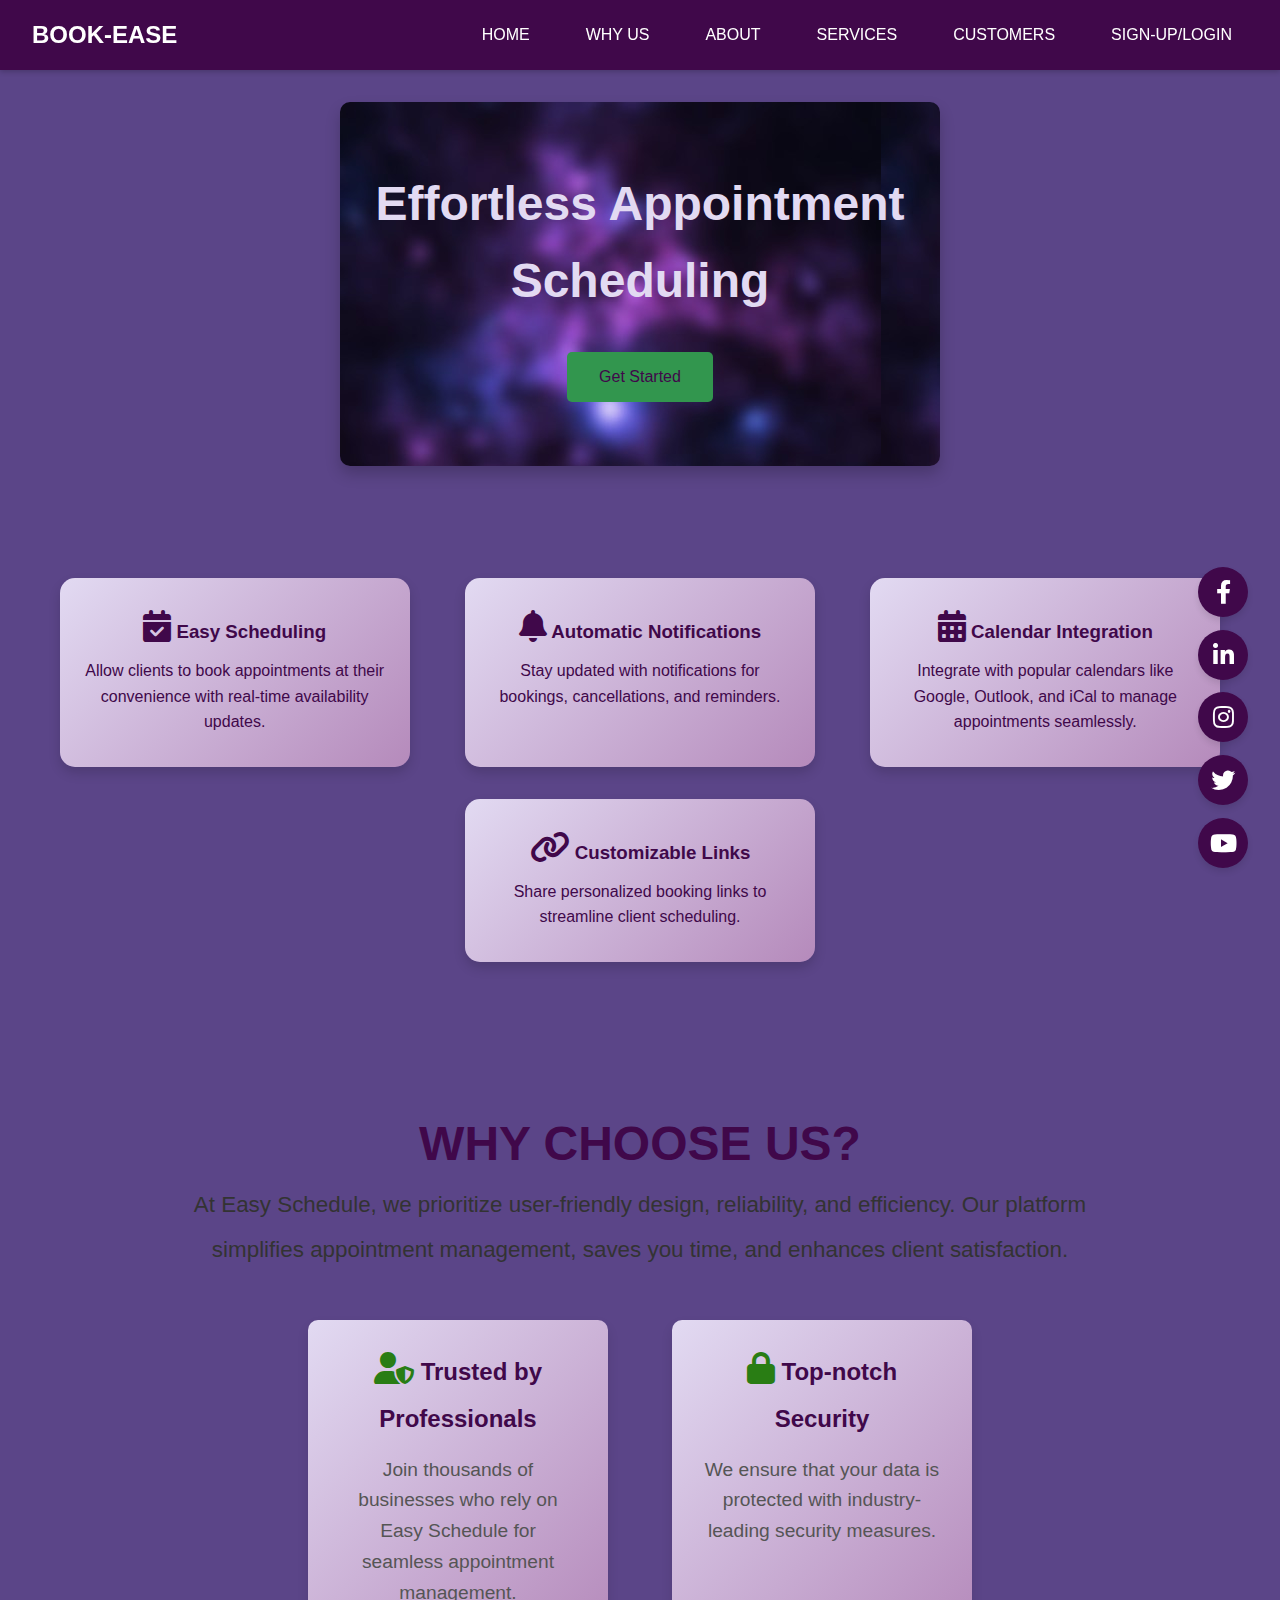
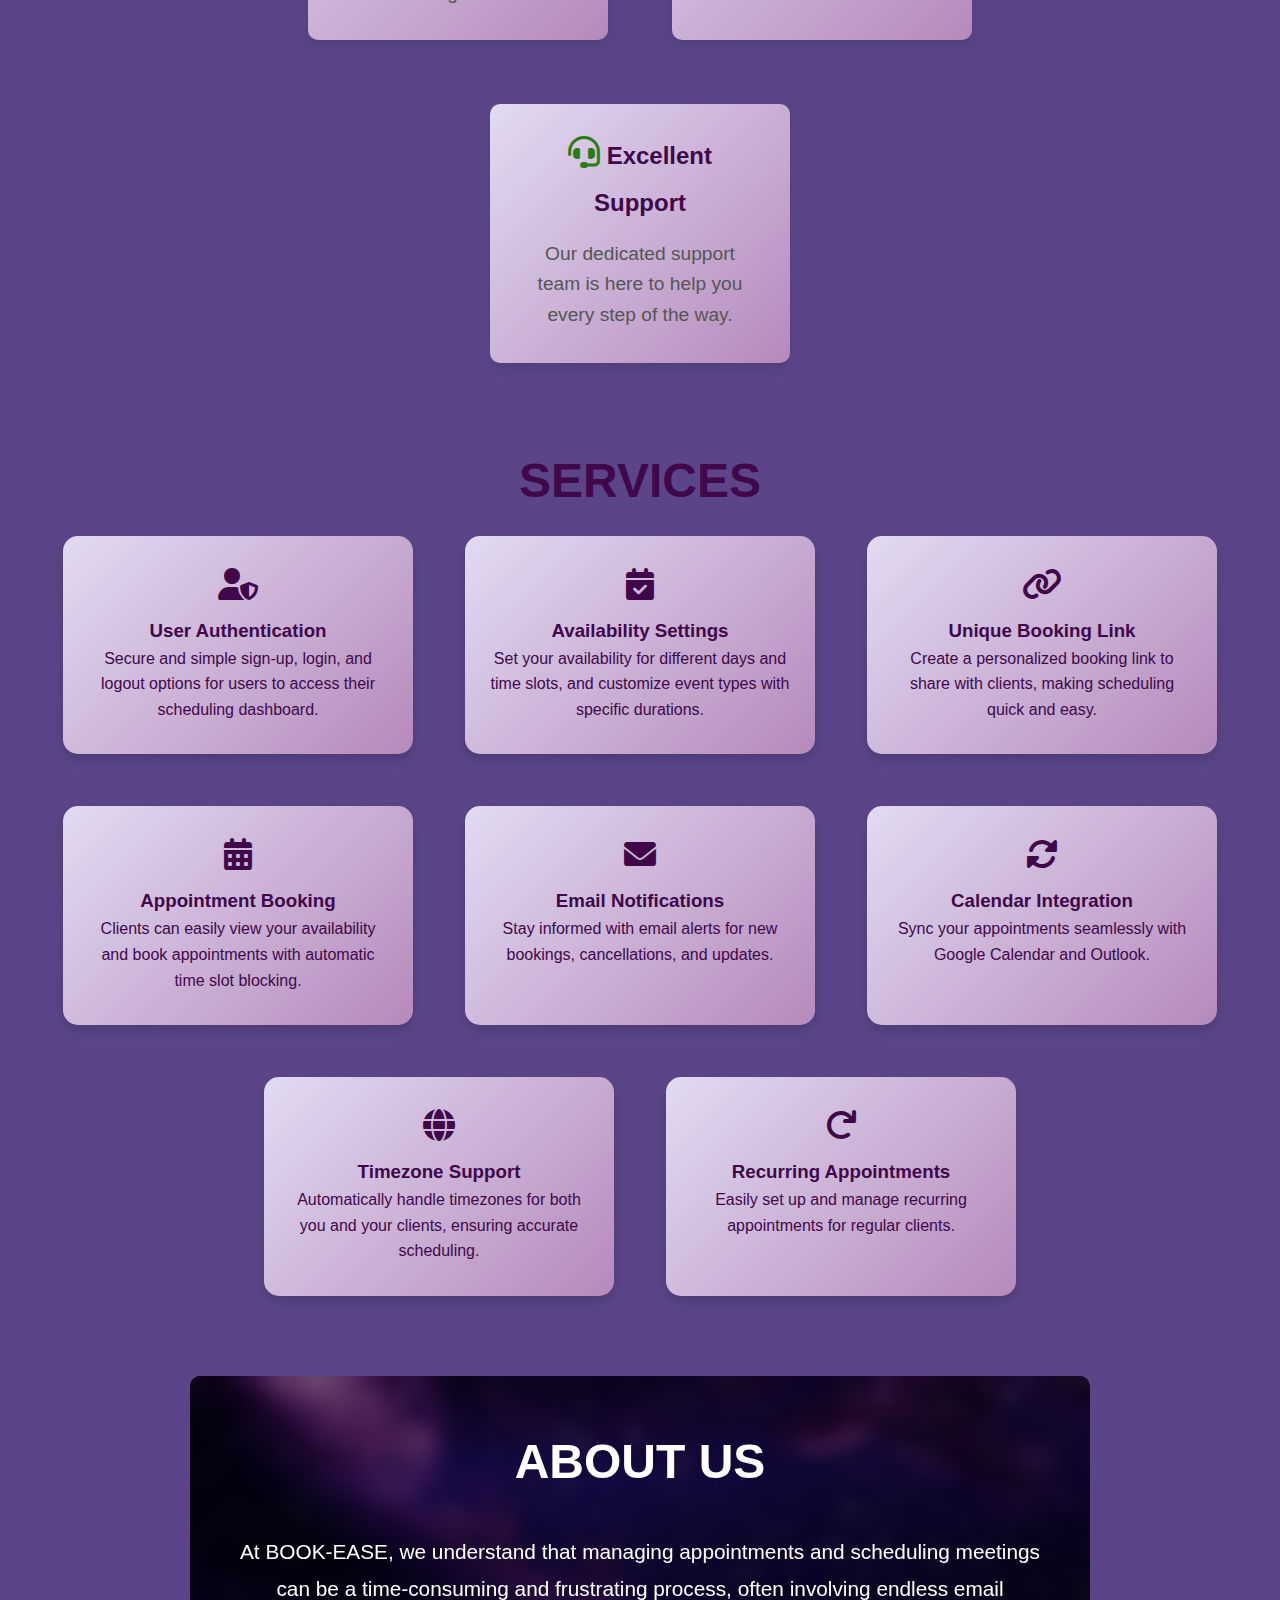
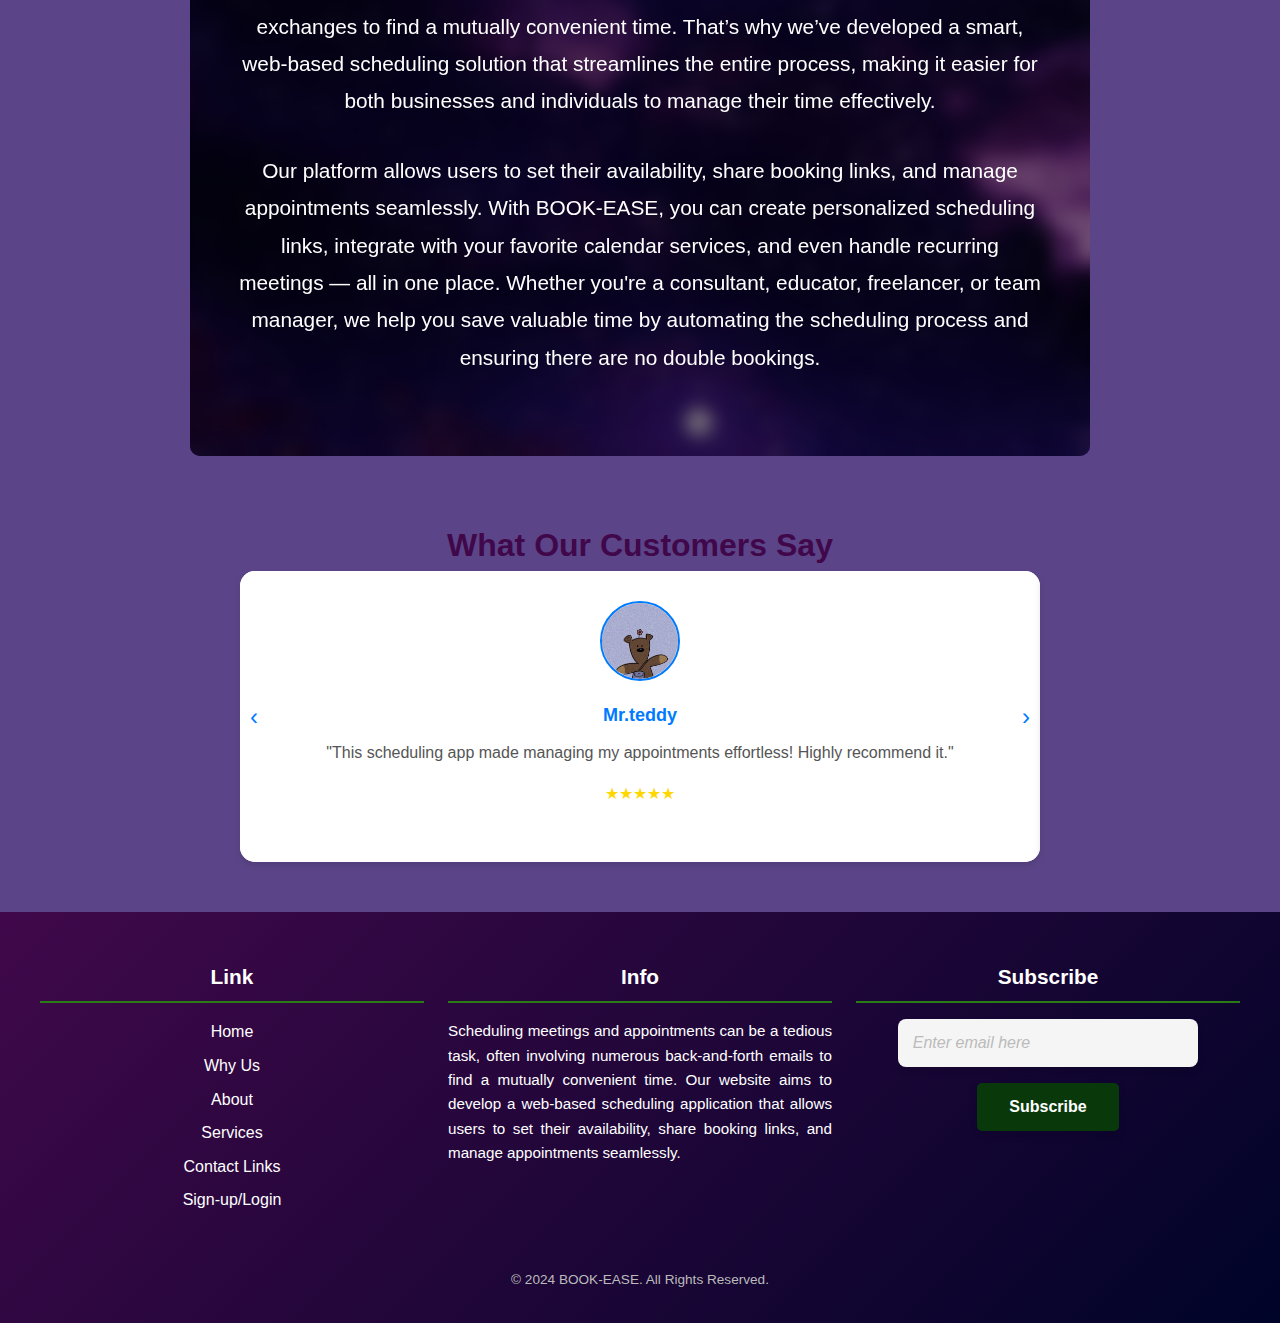
<file: index.html>
<!DOCTYPE html> 
<html lang="en">
<head>
    <meta charset="UTF-8">
    <meta name="viewport" content="width=device-width, initial-scale=1.0">
    <title>Easy Schedule - Appointment Management</title>
    <link href="https://cdn.jsdelivr.net/npm/bootstrap@5.3.3/dist/css/bootstrap.min.css">
    <link rel="stylesheet" href="https://cdnjs.cloudflare.com/ajax/libs/font-awesome/6.0.0-beta3/css/all.min.css">

    <style>
        * {
            margin: 0;
            padding: 0;
            box-sizing: border-box;
            font-family: 'Roboto', sans-serif;
        }
        /* Background Gradient */
        body {
            background: linear-gradient(135deg, #5b4588);
            color: #333;
            line-height: 1.6;
        }
        /* Navbar Styling */
    .navbar {
      background-color: #40084a;
      color: white;
      padding: 1rem 2rem;
      display: flex;
      justify-content: space-between;
      align-items: center;
      box-shadow: 0 2px 5px rgba(0, 0, 0, 0.2);
}

/* Navbar Title Styling */
.navbar h1 {
    font-weight: 700;
    font-size: 1.5rem;
    margin: 0;
}

/* Navbar List Styling */
.navbar ul {
    list-style: none;
    display: flex;
    gap: 1.5rem;
    margin: 0;
    padding: 0;
}

/* Navbar Link Styling */
.navbar a {
    color: white;
    text-decoration: none;
    font-weight: 500;
    padding: 0.5rem 1rem;
    border-radius: 5px;
    transition: color 0.3s, background-color 0.3s;
}

/* Navbar Hover Effects */
.navbar a:hover {
    color: #fff;
    background-color: #297d14;
    box-shadow: 0 4px 8px rgba(0, 0, 0, 0.2);
}

/* Sign Up / Login Styling */
.navbar .auth-button {
    background-color: #fff;
    color: #40084a;
    font-weight: 600;
    padding: 0.5rem 1rem;
    border-radius: 5px;
    border: 2px solid #40084a;
    transition: background-color 0.3s, color 0.3s, box-shadow 0.3s;
}

.navbar .auth-button:hover {
    background-color: #297d14;
    color: #fff;
    box-shadow: 0 4px 8px rgba(0, 0, 0, 0.2);
}

/* Pop-up Window Styling */
.modal {
    display: none;
    position: fixed;
    top: 50%;
    left: 50%;
    transform: translate(-50%, -50%);
    background-color: white;
    color: #40084a;
    padding: 2rem;
    width: 300px;
    box-shadow: 0 5px 15px rgba(0, 0, 0, 0.3);
    border-radius: 8px;
    z-index: 1000;
}

.modal.show {
    display: block;
}

.modal-header {
    font-size: 1.25rem;
    margin-bottom: 1rem;
}

.modal-close {
    color: #40084a;
    font-size: 1.2rem;
    position: absolute;
    right: 1rem;
    top: 1rem;
    cursor: pointer;
}

        /* Header Styling */
        .header {
            text-align: center;
            padding: 4rem 2rem;
            background-image: url('./assets/images/image.jpg');;
            border-radius: 10px;
            box-shadow: 0 8px 15px rgba(0, 0, 0, 0.2);
            max-width: 600px;
            margin: 2rem auto;
        }
        .header h2 {
            font-size: 3rem;
            color: rgba(226,218,242);
            font-weight: 700;
            margin-bottom: 1rem;
        }
        .header p {
            font-size: 1.2rem;
            margin: 1rem 0;
        }
        .cta-button {
            background-color: #32964e;
            color: #40084a;
            padding: 1rem 2rem;
            border: none;
            border-radius: 5px;
            cursor: pointer;
            font-size: 1rem;
            margin-top: 1rem;
            transition: background-color 0.3s;
        }
        .cta-button:hover {
            background-color: #e64a19;
        }
        /* Features Section */
        .features {
            display: flex;
            flex-wrap: wrap;
            justify-content: space-around;
            padding: 4rem 2rem;
        }
        .feature-box {
            flex: 1;
            min-width: 280px;
            margin: 1rem;
            padding: 2.5rem;
            background: linear-gradient(135deg,rgba(226,218,242), #b58abb);
            box-shadow: 0 6px 12px rgba(0, 0, 0, 0.1);
            border-radius: 10px;
            text-align: center;
            transition: transform 0.3s, box-shadow 0.3s;
        }
        .feature-box:hover {
            background-color: #28a745; /* Green color on hover */
            color: rgb(123, 11, 81); /* White text on hover */
            transform: translateY(-10px);
            box-shadow: 0 10px 20px rgba(0, 0, 0, 0.2);
        }

        .feature-box:hover i {
            color: #297d14; /* White icons on hover */
        }

        

        
        /* Footer Section */
        .footer {
            background: linear-gradient(135deg, #40084a, #000428);
            color: white;
            padding: 3rem 2rem;
            font-size: 0.9rem;
        }
        .footer-content {
            display: flex;
            justify-content: space-around;
            flex-wrap: wrap;
            max-width: 1200px;
            margin: 0 auto;
        }
        .footer-column {
            flex: 1;
            min-width: 250px;
            margin: 1rem;
        }
        .footer-column h4 {
            font-size: 1.2rem;
            color: #297d14;
            margin-bottom: 1rem;
        }
        .footer-column ul {
            list-style: none;
        }
        .footer-column ul li {
            margin-bottom: 0.5rem;
        }
        .footer-column ul li a {
            color: white;
            text-decoration: none;
            transition: color 0.3s;
        }
        .footer-column ul li a:hover {
            color:#297d14;
        }
        .social-icons {
            display: flex;
            justify-content: center;
            gap: 1rem;
            margin-top: 2rem;
        }
        .social-icons a {
            color: white;
            font-size: 1.5rem;
            transition: color 0.3s;
        }
        .social-icons a:hover {
            color: #297d14;
        }
        .footer-bottom {
            text-align: center;
            margin-top: 2rem;
            color: #bbb;
            font-size: 0.85rem;
        }

        /* Responsive Styles */
        @media (max-width: 768px) {
            .navbar ul {
                flex-direction: column;
                align-items: center;
                gap: 0.75rem;
            }
            .header h2 {
                font-size: 2.2rem;
            }
            .features {
                flex-direction: column;
            }
            .feature-box {
                margin: 1.5rem 0;
            }
            .footer-content {
                flex-direction: column;
                align-items: center;
            }
        }

        @media (max-width: 480px) {
            .navbar {
                flex-direction: column;
                text-align: center;
            }
            .header h2 {
                font-size: 1.8rem;
            }
            .cta-button {
                font-size: 0.9rem;
                padding: 0.75rem 1.5rem;
            }
            .features {
                padding: 2rem 1rem;
            }
            .feature-box {
                padding: 1.5rem;
            }
            .footer {
                padding: 2rem 1rem;
            }
        }
    </style>
    <script src="https://cdn.jsdelivr.net/npm/bootstrap@5.3.3/dist/js/bootstrap.bundle.min.js"></script>
</head>
<body>

    <!-- Navbar -->
    <!DOCTYPE html>
<html lang="en">
<head>
    <meta charset="UTF-8">
    <meta name="viewport" content="width=device-width, initial-scale=1.0">
    <title>Responsive Navbar with Hamburger</title>
    <style>
        * {
            margin: 0;
            padding: 0;
            box-sizing: border-box;
            font-family: Arial, sans-serif;
        }
    
        /* Navbar styling */
        .navbar {
            display: flex;
            justify-content: space-between;
            align-items: center;
            background-color: #40084a;
            color: white;
            padding: 1rem 2rem;
            position: sticky;
            top: 0;
            z-index: 1000;
        }
    
        .navbar h1 {
            font-size: 1.5rem;
        }
    
        .navbar-links {
            display: flex;
        }
    
        .navbar-links ul {
            list-style: none;
            display: flex;
            gap: 1.5rem;
        }
    
        .navbar-links ul li a {
            text-decoration: none;
            color: white;
            font-size: 1rem;
            transition: color 0.3s;
        }
    
        .navbar-links ul li a:hover {
            color: #297d14;
            color: white;
            font-size: 1rem;
            transition: color 0.3s;
        }
    
        /* Hamburger menu styling */
        .hamburger-menu {
            display: none;
            flex-direction: column;
            gap: 5px;
            cursor: pointer;
            transition: all 0.3s ease;
        }
    
        .hamburger-menu span {
            display: block;
            width: 25px;
            height: 3px;
            background-color: white;
            border-radius: 2px;
            transition: transform 0.3s, opacity 0.3s;
        }
    
        /* Hamburger transforms into cross */
        .hamburger-menu.active span:nth-child(1) {
            transform: translateY(8px) rotate(45deg);
        }
    
        .hamburger-menu.active span:nth-child(2) {
            opacity: 0;
        }
    
        .hamburger-menu.active span:nth-child(3) {
            transform: translateY(-8px) rotate(-45deg);
        }
    
        /* Responsive styles */
        @media (max-width: 768px) {
            .hamburger-menu {
                display: flex;
            }
    
            .navbar-links {
                display: none;
                position: absolute;
                top: 60px;
                right: 0;
                background-color: #40084a;
                width: 100%;
                padding: 1rem 0;
                text-align: center;
                flex-direction: column;
            }
    
            .navbar-links.show {
                display: flex;
            }
        }
    </style>
    
</head>
<body>

    <nav class="navbar">
        <h1>BOOK-EASE</h1>
        <div class="hamburger-menu" aria-label="Toggle menu">
            <span></span>
            <span></span>
            <span></span>
        </div>
        <div class="navbar-links">
            <ul>
                <li><a href="#home">HOME</a></li>
                <li><a href="#why-us">WHY US</a></li>
                <li><a href="#about">ABOUT</a></li>
                <li><a href="#services">SERVICES</a></li>
                <li><a href="#customers">CUSTOMERS</a></li>
                <li><a href="#sign-up/Login">SIGN-UP/LOGIN</a></li>
            </ul>
        </div>
    </nav>

    <script>
        // JavaScript for hamburger menu toggle
        document.addEventListener("DOMContentLoaded", () => {
            const hamburger = document.querySelector(".hamburger-menu");
            const navbarLinks = document.querySelector(".navbar-links");

            hamburger.addEventListener("click", () => {
                hamburger.classList.toggle("active"); // Animate hamburger to cross
                navbarLinks.classList.toggle("show"); // Show/hide navbar links
            });
        });
    </script>

</body>
</html>


    <!-- Unified Main Section -->
    <section id="main-section">
        <header class="header">
            <h2>Effortless Appointment Scheduling</h2>
            <button class="cta-button">Get Started</button>
        </header>
    
        <!-- Features Content -->
        <div class="features">
            <div class="feature-box">
                <h3>
                    <i class="fas fa-calendar-check"></i> Easy Scheduling
                </h3>
                <p>Allow clients to book appointments at their convenience with real-time availability updates.</p>
            </div>
            <div class="feature-box">
                <h3>
                    <i class="fas fa-bell"></i> Automatic Notifications
                </h3>
                <p>Stay updated with notifications for bookings, cancellations, and reminders.</p>
            </div>
            <div class="feature-box">
                <h3>
                    <i class="fas fa-calendar-alt"></i> Calendar Integration
                </h3>
                <p>Integrate with popular calendars like Google, Outlook, and iCal to manage appointments seamlessly.</p>
            </div>
            <div class="feature-box">
                <h3>
                    <i class="fas fa-link"></i> Customizable Links
                </h3>
                <p>Share personalized booking links to streamline client scheduling.</p>
            </div>
        </div>
    
        <!-- Why Us Section -->
        <div class="why-us" style="max-width: 900px; margin: 4rem auto; text-align: center;">
            <h2 style="color: #40084a; font-size: 3rem; font-weight: 700;">WHY CHOOSE US?</h2>
            <p style="color: #333; font-size: 1.4rem; line-height: 2; margin-bottom: 2rem;">
                At Easy Schedule, we prioritize user-friendly design, reliability, and efficiency. Our platform simplifies appointment management, saves you time, and enhances client satisfaction.
            </p>
            <div style="display: flex; flex-wrap: wrap; justify-content: center; gap: 2rem;">
                <div class="feature-box" style="max-width: 200px; background-color: #f9f9f9; padding: 2rem; border-radius: 10px; box-shadow: 0 6px 12px rgba(0, 0, 0, 0.1);">
                    <h3 style="color: #40084a; font-size: 1.5rem; margin-bottom: 1rem;">
                        <i class="fas fa-user-shield" style="color: #297d14;"></i> Trusted by Professionals
                    </h3>
                    <p style="color: #555; font-size: 1.2rem; line-height: 1.6;">
                        Join thousands of businesses who rely on Easy Schedule for seamless appointment management.
                    </p>
                </div>
                <div class="feature-box" style="max-width: 200px; background-color: #f9f9f9; padding: 2rem; border-radius: 10px; box-shadow: 0 6px 12px rgba(0, 0, 0, 0.1);">
                    <h3 style="color: #40084a; font-size: 1.5rem; margin-bottom: 1rem;">
                        <i class="fas fa-lock" style="color: #297d14;"></i> Top-notch Security
                    </h3>
                    <p style="color: #555; font-size: 1.2rem; line-height: 1.6;">
                        We ensure that your data is protected with industry-leading security measures.
                    </p>
                </div>
                <div class="feature-box" style="max-width: 200px; background-color: #f9f9f9; padding: 2rem; border-radius: 10px; box-shadow: 0 6px 12px rgba(0, 0, 0, 0.1);">
                    <h3 style="color: #40084a; font-size: 1.5rem; margin-bottom: 1rem;">
                        <i class="fas fa-headset" style="color: #297d14;"></i> Excellent Support
                    </h3>
                    <p style="color: #555; font-size: 1.2rem; line-height: 1.6;">
                        Our dedicated support team is here to help you every step of the way.
                    </p>
                </div>
                
            </div>
        </div>
        <div class="services" style="max-width: 900px; margin: 4rem auto; "></div>
    <h2 style="color: #40084a; font-size: 3rem; font-weight: 700;text-align: center;">SERVICES</h2>
    <head>
        <link rel="stylesheet" href="https://cdnjs.cloudflare.com/ajax/libs/font-awesome/6.0.0/css/all.min.css">
    </head>
    
    <div class="card-container">
        <!-- Card 1: User Authentication -->
        <div class="feature-box">
            <i class="fas fa-user-shield"></i>
            <h3>User Authentication</h3>
            <p>Secure and simple sign-up, login, and logout options for users to access their scheduling dashboard.</p>
        </div>

        <!-- Card 2: Availability Settings -->
        <div class="feature-box">
            <i class="fas fa-calendar-check"></i>
            <h3>Availability Settings</h3>
            <p>Set your availability for different days and time slots, and customize event types with specific durations.</p>
        </div>

        <!-- Card 3: Unique Booking Link -->
        <div class="feature-box">
            <i class="fas fa-link"></i>
            <h3>Unique Booking Link</h3>
            <p>Create a personalized booking link to share with clients, making scheduling quick and easy.</p>
        </div>

        <!-- Card 4: Appointment Booking -->
        <div class="feature-box">
            <i class="fas fa-calendar-alt"></i>
            <h3>Appointment Booking</h3>
            <p>Clients can easily view your availability and book appointments with automatic time slot blocking.</p>
        </div>

        <!-- Card 5: Email Notifications -->
        <div class="feature-box">
            <i class="fas fa-envelope"></i>
            <h3>Email Notifications</h3>
            <p>Stay informed with email alerts for new bookings, cancellations, and updates.</p>
        </div>

        <!-- Card 6: Calendar Integration -->
        <div class="feature-box">
            <i class="fas fa-sync-alt"></i>
            <h3>Calendar Integration</h3>
            <p>Sync your appointments seamlessly with Google Calendar and Outlook.</p>
        </div>

        <!-- Card 7: Timezone Support -->
        <div class="feature-box">
            <i class="fas fa-globe"></i>
            <h3>Timezone Support</h3>
            <p>Automatically handle timezones for both you and your clients, ensuring accurate scheduling.</p>
        </div>

        <!-- Card 8: Recurring Appointments -->
        <div class="feature-box">
            <i class="fas fa-redo"></i>
            <h3>Recurring Appointments</h3>
            <p>Easily set up and manage recurring appointments for regular clients.</p>
        </div>
    </div>
    <style>
       /* Basic styling */
body {
    font-family: Arial, sans-serif;
    background-color: #f5f5f5;
    color: #333;
    padding: 20px;
}

/* Features Section */
.features-section {
    text-align: center;
}

.features-section h2 {
    margin-bottom: 2rem;
    font-size: 2.5rem;
    color: #40084a;
}

/* Card Container */
.card-container {
    display: flex;
    flex-wrap: wrap;
    gap: 20px;
    justify-content: center;
}

/* Feature Box Styling */
.feature-box {
    flex: 1;
    min-width: 300px; 
    max-width: 350px;
    margin: 1rem;
    padding: 2rem 1.5rem;
    background: linear-gradient(135deg, rgba(226, 218, 242), #b58abb);
    box-shadow: 0 6px 12px rgba(0, 0, 0, 0.15); 
    border-radius: 15px; 
    text-align: center;
    transition: transform 0.3s, box-shadow 0.3s, background-color 0.3s, color 0.3s;
    cursor: pointer;
}

/* Icon Styling */
.feature-box i {
    font-size: 2rem; /* Larger icon size */
    color: #40084a;
    margin-bottom: 1rem;
}


@media (max-width: 768px) {
    .card-container {
        flex-direction: column;
        align-items: center;
    }

    .feature-box {
        width: 100%;
        max-width: 600px; 
    }
}
    </style>

    </section>
    
        
        <!-- ABOUT US SECTION -->
<div class="about-us">
    <h2>ABOUT US</h2>
    <p>
        At BOOK-EASE, we understand that managing appointments and scheduling meetings can be a time-consuming and frustrating process, often involving endless email exchanges to find a mutually convenient time. That’s why we’ve developed a smart, web-based scheduling solution that streamlines the entire process, making it easier for both businesses and individuals to manage their time effectively.
    </p>

    <p>
        Our platform allows users to set their availability, share booking links, and manage appointments seamlessly. With BOOK-EASE, you can create personalized scheduling links, integrate with your favorite calendar services, and even handle recurring meetings — all in one place. Whether you're a consultant, educator, freelancer, or team manager, we help you save valuable time by automating the scheduling process and ensuring there are no double bookings.
    </p>
</div>

<!-- CSS for the blurred background image and text overlay -->
<style>
    .about-us {
        position: relative;
        max-width: 900px;
        margin: 4rem auto;
        padding: 3rem;
        text-align: center;
        color: white;
        background-image: url('./assets/images/download.jpg'); 
        background-size: cover;
        background-position: center;
        border-radius: 10px;
        overflow: hidden; 
    }

    /* Blurred overlay */
    .about-us::before {
        content: '';
        position: absolute;
        top: 0;
        left: 0;
        right: 0;
        bottom: 0;
        background: rgba(0, 0, 0, 0.5); /* Dark overlay for better text readability */
        backdrop-filter: blur(8px); /* Blurs the background image */
        z-index: 1; /* Ensure the overlay is behind the text */
    }

    /* Text on top of the blurred background */
    .about-us h2,
    .about-us p {
        position: relative;
        z-index: 2; /* Ensure text is on top of the overlay */
        font-weight: 400;
        color: white;
    }

    .about-us h2 {
        font-size: 3rem;
        font-weight: 700;
        margin-bottom: 2rem;
    }

    .about-us p {
        font-size: 1.3rem;
        line-height: 1.8;
        margin-bottom: 2rem;
    }
</style>
<head>
    <meta charset="UTF-8">
    <meta name="viewport" content="width=device-width, initial-scale=1.0">
    <title>Testimonials Slider</title>
    <style>
      body {
        font-family: Arial, sans-serif;
        margin: 0;
        padding: 0;
        background-color: #f4f4f9;
      }
      .testimonials-container {
        width: 80%;
        margin: 50px auto;
        overflow: hidden;
        position: relative;
      }
      .testimonials-slider {
        display: flex;
        transition: transform 0.5s ease-in-out;
      }
      .testimonial-card {
        flex: 0 0 100%;
        max-width: 100%;
        text-align: center;
        background: #fff;
        box-shadow: 0 4px 6px rgba(0, 0, 0, 0.1);
        padding: 20px;
        border-radius: 10px;
      }
      .testimonial-card img {
        width: 80px;
        height: 80px;
        border-radius: 50%;
        margin-bottom: 10px;
      }
      .testimonial-card h3 {
        font-size: 18px;
        color: #333;
        margin-bottom: 10px;
      }
      .testimonial-card p {
        font-size: 16px;
        color: #666;
        margin-bottom: 15px;
      }
      .testimonial-card .rating {
        color: #FFD700;
        font-size: 20px;
      }
      /* Slider navigation */
      .navigation {
        position: absolute;
        top: 50%;
        width: 100%;
        display: flex;
        justify-content: space-between;
        transform: translateY(-50%);
      }
      .nav-btn {
        background-color: rgba(0, 0, 0, 0.5);
        border: none;
        color: #fff;
        padding: 10px;
        cursor: pointer;
        border-radius: 50%;
      }
      .nav-btn:hover {
        background-color: #333;
      }
    </style>
    <!DOCTYPE html>
    <html lang="en">
    <head>
        <meta charset="UTF-8">
        <meta name="viewport" content="width=device-width, initial-scale=1.0">
        <title>Testimonials Slider</title>
        <style>
            /* Base Styles */
            body {
                font-family: Arial, sans-serif;
                margin: 0;
                padding: 0;
                background-color: #eff3ec;
                color: #40084a;
            }
    
            .testimonial-container {
                width: 100%;
                max-width: 800px;
                margin: 50px auto;
                text-align: center;
            }
    
            .testimonial-slider {
                position: relative;
                overflow: hidden;
                border-radius: 15px;
                background-color: white;
                box-shadow: 0 4px 6px rgba(0, 0, 0, 0.1);
            }
    
            .testimonial-cards {
                display: flex;
                transition: transform 0.5s ease-in-out;
            }
    
            .testimonial-card {
                flex: 0 0 100%;
                padding: 30px;
                box-sizing: border-box;
            }
    
            .testimonial-image {
                width: 80px;
                height: 80px;
                margin: 0 auto 20px;
                border-radius: 50%;
                border: 2px solid #007BFF;
                overflow: hidden;
            }
    
            .testimonial-image img {
                width: 100%;
                height: 100%;
                object-fit: cover;
            }
    
            .testimonial-name {
                font-size: 18px;
                font-weight: bold;
                margin-bottom: 10px;
                color: #007BFF;
            }
    
            .testimonial-comment {
                font-size: 16px;
                color: #555;
                margin-bottom: 15px;
            }
    
            .testimonial-rating {
                color: #FFD700;
            }
    
            /* Navigation Buttons */
            .nav-buttons {
                display: flex;
                justify-content: space-between;
                position: absolute;
                width: 100%;
                top: 50%;
                transform: translateY(-50%);
            }
    
            .nav-buttons button {
                background: none;
                border: none;
                font-size: 24px;
                cursor: pointer;
                padding: 10px;
                color: #007BFF;
            }
    
            .nav-buttons button:hover {
                color: #0056b3;
            }
    
            /* Responsive */
            @media (max-width: 768px) {
                .testimonial-card {
                    padding: 20px;
                }
    
                .testimonial-name {
                    font-size: 16px;
                }
    
                .testimonial-comment {
                    font-size: 14px;
                }
            }
        </style>
    </head>
    <body>
        <div class="testimonial-container">
            <h1>What Our Customers Say</h1>
            <div class="testimonial-slider" id="testimonial-slider">
                <div class="testimonial-cards">
                    <!-- Testimonial 1 -->
                    <div class="testimonial-card">
                        <div class="testimonial-image">
                            <img src="./assets/images/p1.jpg" alt="Customer Image">
                        </div>
                        <div class="testimonial-name">Mr.teddy</div>
                        <div class="testimonial-comment">"This scheduling app made managing my appointments effortless! Highly recommend it."</div>
                        <div class="testimonial-rating">★★★★★</div>
                    </div>
                    <!-- Testimonial 2 -->
                    <div class="testimonial-card">
                        <div class="testimonial-image">
                            <img src="./assets/images/p2.jpg" alt="Customer Image">
                        </div>
                        <div class="testimonial-name">Leonardo da vincci</div>
                        <div class="testimonial-comment">"The best scheduling tool I’ve ever used! It saved me hours every week."</div>
                        <div class="testimonial-rating">★★★★★</div>
                    </div>
                    <!-- Testimonial 3 -->
                    <div class="testimonial-card">
                        <div class="testimonial-image">
                            <img src="./assets/images/p3.jpg" alt="Customer Image">
                        </div>
                        <div class="testimonial-name">Emily Brown</div>
                        <div class="testimonial-comment">"Fantastic! Easy to use and very professional-looking booking pages."</div>
                        <div class="testimonial-rating">★★★★☆</div>
                    </div>
                    <div class="testimonial-card">
                        <div class="testimonial-image">
                            <img src="./assets/images/p4.jpg" alt="Customer Image">
                        </div>
                        <div class="testimonial-name">Chris Evans</div>
                        <div class="testimonial-comment">"What a time-saver! The app is intuitive, fast, and handles all my scheduling needs in one place. The support team is also incredibly responsive."</div>
                        <div class="testimonial-rating">★★★★★</div>
                    </div>
                    <div class="testimonial-card">
                        <div class="testimonial-image">
                            <img src="./assets/images/p5.jpg" alt="Customer Image">
                        </div>
                        <div class="testimonial-name">Tony Stark</div>
                        <div class="testimonial-comment">"The payment integration is a lifesaver! My clients can book and pay at the same time. This has transformed the way I handle bookings."</div>
                        <div class="testimonial-rating">★★★★★</div>
                    </div>
                </div>
                <div class="nav-buttons">
                    <button id="prev-btn">&#8249;</button>
                    <button id="next-btn">&#8250;</button>
                </div>
            </div>
        </div>
    
        <script>
            // JavaScript for Sliding
            const slider = document.querySelector('.testimonial-cards');
            const cards = document.querySelectorAll('.testimonial-card');
            const prevBtn = document.getElementById('prev-btn');
            const nextBtn = document.getElementById('next-btn');
            let currentIndex = 0;
    
            function updateSlider() {
                const cardWidth = cards[0].clientWidth;
                slider.style.transform = `translateX(-${currentIndex * cardWidth}px)`;
            }
    
            nextBtn.addEventListener('click', () => {
                currentIndex = (currentIndex + 1) % cards.length;
                updateSlider();
            });
    
            prevBtn.addEventListener('click', () => {
                currentIndex = (currentIndex - 1 + cards.length) % cards.length;
                updateSlider();
            });
    
            // Auto-slide functionality
            setInterval(() => {
                currentIndex = (currentIndex + 1) % cards.length;
                updateSlider();
            }, 5000);
    
            // Update slider on resize
            window.addEventListener('resize', updateSlider);
        </script>
    </body>
    </html>
<!-- Social Media Buttons -->
<footer class="footer">
    <div class="footer-content">
        <!-- Services Column -->
        <div class="footer-column">
            <h4>Link</h4>
            <ul>
                <li><a href="#home">Home</a></li>
                <li><a href="#why-us">Why Us</a></li>
                <li><a href="#about">About</a></li>
                <li><a href="#services">Services</a></li>
                <li><a href="#contact">Contact Links</a></li>
                <li><a href="#sign-up/Login">Sign-up/Login</a></li>
            </ul>
        </div>
        <!-- Info Column -->
        <div class="footer-column">
            <h4>Info</h4>
            <p>
                Scheduling meetings and appointments can be a tedious task, often involving numerous back-and-forth emails to find a mutually convenient time. 
                Our website aims to develop a web-based scheduling application that allows users to set their availability, share booking links, 
                and manage appointments seamlessly.
            </p>
        </div>
        <!-- Subscribe Column -->
        <div class="footer-column">
            <h4>Subscribe</h4>
            <div class="subscribe-container">
                <input type="email" class="email-input" placeholder="Enter email here">
                <button class="subscribe-btn" onclick="subscribe()">Subscribe</button>
            </div>
        </div>
    </div>
    <div class="footer-bottom">
        &copy; 2024 BOOK-EASE. All Rights Reserved.
    </div>

    <!-- Sticky Social Media Buttons -->
    <div class="social-icons">
        <a href="https://facebook.com" target="_blank" class="social-btn facebook" aria-label="Facebook">
            <i class="fab fa-facebook-f"></i>
        </a>
        <a href="https://linkedin.com" target="_blank" class="social-btn linkedin" aria-label="LinkedIn">
            <i class="fab fa-linkedin-in"></i>
        </a>
        <a href="https://instagram.com" target="_blank" class="social-btn instagram" aria-label="Instagram">
            <i class="fab fa-instagram"></i>
        </a>
        <a href="https://twitter.com" target="_blank" class="social-btn twitter" aria-label="Twitter">
            <i class="fab fa-twitter"></i>
        </a>
        <a href="https://youtube.com" target="_blank" class="social-btn youtube" aria-label="YouTube">
            <i class="fab fa-youtube"></i>
        </a>
    </div>
</footer>
<style>
    /* Sticky Social Media Buttons */
.social-icons {
    position: fixed;
    bottom: 2rem;
    right: 2rem;
    display: flex;
    flex-direction: column;
    gap: 0.8rem;
    z-index: 1000;
}

.social-btn {
    display: flex;
    justify-content: center;
    align-items: center;
    width: 50px;
    height: 50px;
    background-color: #40084a;
    border-radius: 50%;
    box-shadow: 0 4px 6px rgba(0, 0, 0, 0.1);
    transition: all 0.3s ease;
    text-decoration: none;
}

.social-btn i {
    color: white;
    font-size: 1.5rem;
    transition: color 0.3s ease;
}

.social-btn:hover {
    background-color: #297d14;
    transform: scale(1.1);
}

.social-btn:hover i {
    color: #ffffff;
}

/* Responsive Design */
@media (max-width: 768px) {
    .social-icons {
        bottom: 1rem;
        right: 1rem;
    }
    .social-btn {
        width: 40px;
        height: 40px;
    }
    .social-btn i {
        font-size: 1.2rem;
    }
}


/* Reset and basic styles */
body, ul, p, h4, input, button {
    margin: 0;
    padding: 0;
    box-sizing: border-box;
}
.footer {
    background-color: #40084a;
    color: white;
    padding: 2rem;
}
.footer-content {
    display: flex;
    justify-content: space-between;
    flex-wrap: wrap;
    gap: 1.5rem;
    max-width: 1200px;
    margin: 0 auto;
}
.footer-column {
    flex: 1;
    min-width: 250px;
    margin: 1rem 0;
}
.footer-column h4 {
    text-align: center;
    margin-bottom: 1rem;
    color: white;
    font-size: 1.3rem;
    border-bottom: 2px solid #297d14;
    padding-bottom: 0.5rem;
}
.footer-column ul {
    list-style: none;
    padding: 0;
    text-align: center;
}
.footer-column ul li {
    margin: 0.5rem 0;
}
.footer-column ul li a {
    text-decoration: none;
    color: white;
    font-size: 1rem;
    transition: color 0.3s;
}
.footer-column ul li a:hover {
    color: #297d14;
}
.footer-column p {
    text-align: justify;
    font-size: 0.95rem;
    line-height: 1.6;
}

/* Subscribe container */
.subscribe-container {
    display: flex;
    flex-direction: column;
    align-items: center;
    gap: 1rem; /* Space between email input and button */
}
.email-input {
    width: 100%;
    max-width: 300px;
    padding: 0.5rem;
    border: none;
    border-bottom: 2px solid #fff;
    background: transparent;
    color: white;
    font-size: 1rem;
    outline: none;
    transition: border-color 0.3s;
}
.email-input:focus {
    border-color: #297d14;
}
/* Subscribe container */
.subscribe-container {
    display: flex;
    flex-direction: column;
    align-items: center;
    gap: 1rem; /* Space between email input and button */
}

.email-input {
    width: 100%;
    max-width: 300px;
    padding: 0.8rem;
    border: 2px solid transparent;
    background: #f5f5f5;
    color: #40084a;
    font-size: 1rem;
    outline: none;
    border-radius: 8px; /* Smooth rounded corners */
    box-shadow: 0 4px 6px rgba(0, 0, 0, 0.1);
    transition: all 0.3s ease-in-out;
}

.email-input::placeholder {
    color: #bbb; /* Lighter placeholder text for contrast */
    font-style: italic;
}

.email-input:focus {
    background: #fff;
    border-color: #297d14;
    box-shadow: 0 6px 12px rgba(41, 125, 20, 0.3);
}

.subscribe-btn {
    background-color: #156c27; /* Green base color matching the website */
    color: white;
    border: none;
    padding: 0.75rem 1.5rem;
    font-size: 1rem;
    font-weight: bold;
    border-radius: 8px; /* Rounded corners for a modern look */
    cursor: pointer;
    transition: background-color 0.3s, box-shadow 0.3s;
    box-shadow: 0 4px 8px rgba(0, 0, 0, 0.1);
}

.subscribe-btn:hover {
    background-color: #124713; /* Lighter green for hover effect */
    box-shadow: 0 6px 12px rgba(0, 0, 0, 0.2); /* Slightly larger shadow */
}

.subscribe-btn:active {
    transform: scale(0.98); 
    box-shadow: 0 3px 6px rgba(0, 0, 0, 0.1); 
}

.subscribe-btn {
    background-color: #09390b; /* Green */
    color: white;
    border: none;
    padding: 15px 32px;
    font-size: 16px;
    cursor: pointer;
    border-radius: 5px;
    transition: all 0.3s ease; 
}

/* Hover effect */
.subscribe-btn:hover {
    background-color: #09390b; /* Slightly darker green */
    transform: scale(1.1); /* Slightly increase size */
    box-shadow: 0 4px 15px rgba(0, 0, 0, 0.2); 
}

/* Click effect (active state) */
.subscribe-btn:active {
    background-color: #0b4e10; /* Darker green when clicked */
    transform: scale(0.98); /* Slightly reduce size to simulate pressing effect */
    box-shadow: 0 4px 10px rgba(0, 0, 0, 0.2); /* Shadow when pressed */
}

.footer-bottom {
    text-align: center;
    margin-top: 2rem;
    font-size: 0.85rem;
    color: #bbb;
}

/* Responsive Design */
@media (max-width: 768px) {
    .footer-content {
        flex-direction: column;
        align-items: center;
    }
    .footer-column {
        text-align: center;
    }
}
</style>
</file>
